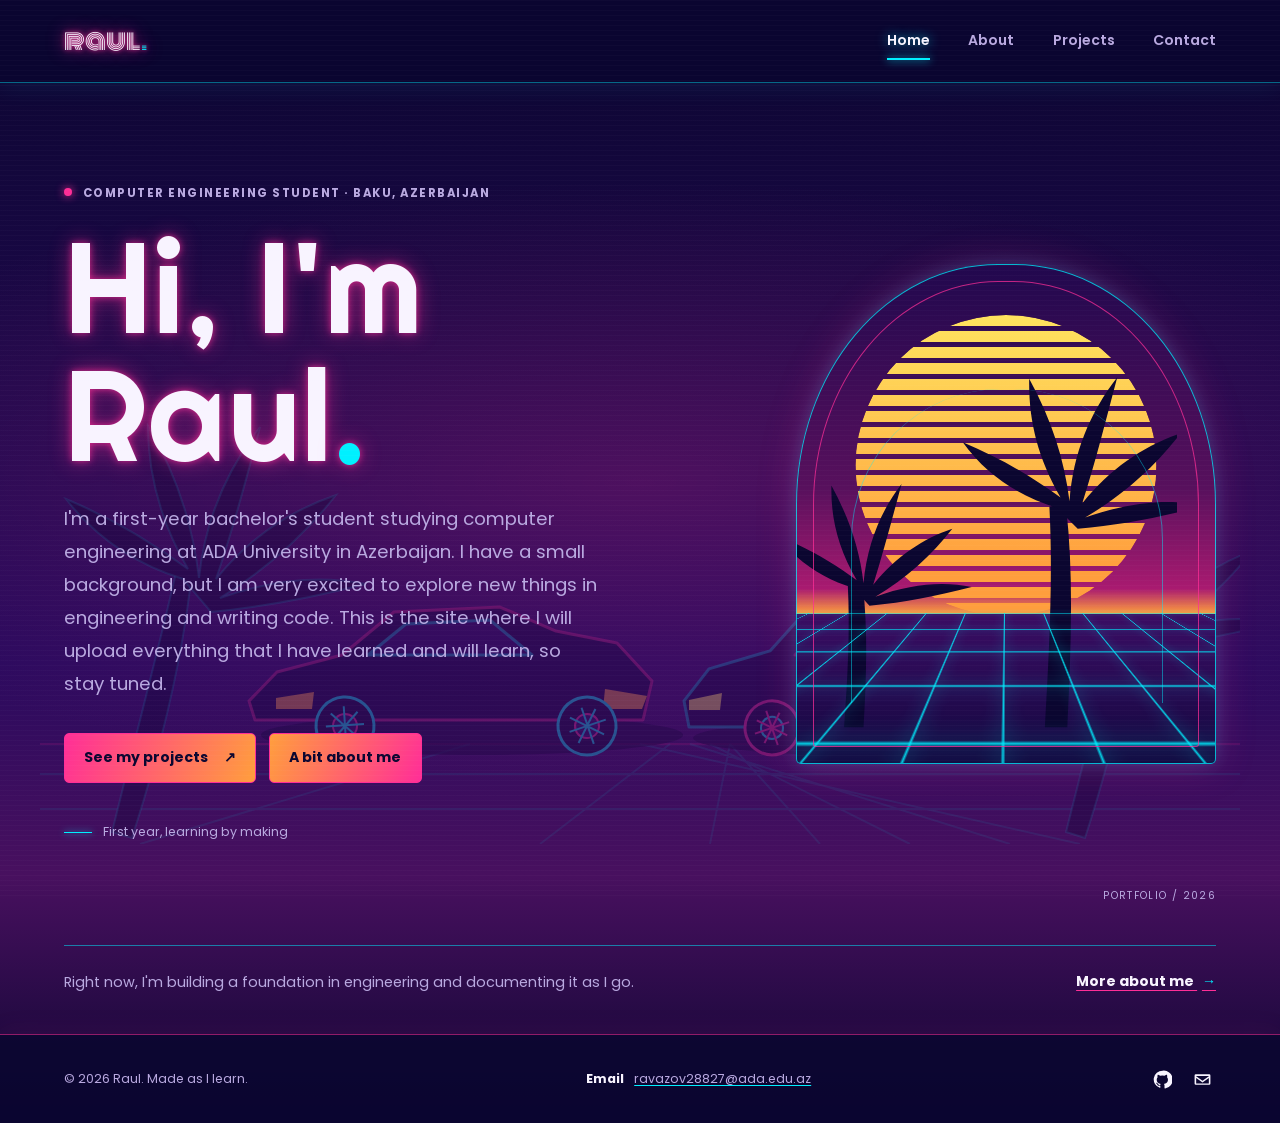
<file: index.html>
<!doctype html>
<html lang="en">
  <head>
    <meta charset="utf-8">
    <meta name="viewport" content="width=device-width, initial-scale=1">
    <meta name="description" content="Raul's portfolio as a computer engineering student at ADA University.">
    <title>Raul | Computer Engineering Student</title>
    <link rel="icon" href="assets/images/retro-favicon.svg" type="image/svg+xml">
    <link rel="preconnect" href="https://fonts.googleapis.com">
    <link rel="preconnect" href="https://fonts.gstatic.com" crossorigin>
    <link href="https://fonts.googleapis.com/css2?family=Monoton&family=Poppins:wght@400;500;600;700&family=Righteous&display=swap" rel="stylesheet">
    <link rel="stylesheet" href="assets/css/base.css">
    <link rel="stylesheet" href="assets/css/layout.css">
    <link rel="stylesheet" href="assets/css/components.css">
    <link rel="stylesheet" href="assets/css/pages.css">
    <script src="assets/js/nav.js" defer></script>
    <script src="assets/js/main.js" defer></script>
  </head>
  <body>
    <a class="skip-link" href="#main">Skip to content</a>
    <header class="site-header">
      <div class="header-inner">
        <a class="wordmark" href="index.html" aria-label="Raul, home">raul<span>.</span></a>
        <button class="menu-toggle" type="button" aria-expanded="false" aria-controls="primary-navigation">
          <span class="menu-toggle-label">Menu</span>
          <span class="menu-toggle-icon" aria-hidden="true"><span></span><span></span></span>
        </button>
        <nav class="primary-navigation" id="primary-navigation" aria-label="Main navigation">
          <a href="index.html" aria-current="page">Home</a>
          <a href="pages/about.html">About</a>
          <a href="pages/projects.html">Projects</a>
          <a href="pages/contact.html">Contact</a>
        </nav>
      </div>
    </header>

    <main id="main">
      <section class="home-hero page-shell" aria-labelledby="intro-title">
        <div class="hero-copy">
          <p class="eyebrow"><span class="status-dot" aria-hidden="true"></span> Computer engineering student · Baku, Azerbaijan</p>
          <h1 id="intro-title">Hi, I'm Raul<span class="accent-mark">.</span></h1>
          <p class="hero-intro">I'm a first-year bachelor's student studying computer engineering at ADA University in Azerbaijan. I have a small background, but I am very excited to explore new things in engineering and writing code. This is the site where I will upload everything that I have learned and will learn, so stay tuned.</p>
          <div class="button-row">
            <a class="button button-primary" href="pages/projects.html">See my projects <span aria-hidden="true">↗</span></a>
            <a class="button button-secondary" href="pages/about.html">A bit about me</a>
          </div>
          <p class="hero-note"><span class="note-rule" aria-hidden="true"></span> First year, learning by making</p>
        </div>
        <div class="retro-scene" aria-hidden="true">
          <span class="retro-sun"></span>
          <img class="palm-silhouette" src="assets/images/decorative/palm-silhouette.svg" alt="">
          <span class="retro-grid"></span>
        </div>
        <span class="hero-index" aria-hidden="true">PORTFOLIO / 2026</span>
      </section>
      <section class="home-lower page-shell" aria-label="Explore the site">
        <p>Right now, I'm building a foundation in engineering and documenting it as I go.</p>
        <a class="text-link" href="pages/about.html">More about me <span aria-hidden="true">→</span></a>
      </section>
    </main>

    <footer class="site-footer">
      <div class="footer-inner">
        <p class="footer-copy">© <span data-current-year>2026</span> Raul. Made as I learn.</p>
        <p class="footer-email"><span>Email</span> <a href="mailto:ravazov28827@ada.edu.az">ravazov28827@ada.edu.az</a></p>
        <div class="social-links" aria-label="Social links">
          <a href="https://github.com/raul091r/raul091r.github.io" aria-label="Raul's GitHub repository">
            <svg viewBox="0 0 24 24" aria-hidden="true"><path d="M12 .9a11.1 11.1 0 0 0-3.51 21.63c.56.1.76-.24.76-.54v-2.1c-3.1.68-3.76-1.32-3.76-1.32-.5-1.29-1.24-1.63-1.24-1.63-1.02-.7.08-.69.08-.69 1.12.08 1.71 1.15 1.71 1.15 1 .1.75 2.2 3.04 1.7.1-.73.4-1.23.7-1.51-2.47-.28-5.06-1.23-5.06-5.5 0-1.22.44-2.22 1.15-3-.12-.29-.5-1.43.1-2.98 0 0 .94-.3 3.05 1.15a10.6 10.6 0 0 1 5.55 0c2.11-1.44 3.04-1.15 3.04-1.15.61 1.55.23 2.69.12 2.98.71.78 1.14 1.78 1.14 3.01 0 4.28-2.6 5.21-5.08 5.49.4.34.75 1.02.75 2.06v3.05c0 .3.2.65.77.54A11.1 11.1 0 0 0 12 .9Z"/></svg>
          </a>
          <a href="mailto:ravazov28827@ada.edu.az" aria-label="Email Raul">
            <svg viewBox="0 0 24 24" aria-hidden="true"><path d="M3.5 5.5h17a1.5 1.5 0 0 1 1.5 1.5v10a1.5 1.5 0 0 1-1.5 1.5h-17A1.5 1.5 0 0 1 2 17V7a1.5 1.5 0 0 1 1.5-1.5Zm.1 2.1 8.4 6 8.4-6H3.6Zm16.4 9.4v-7l-8 5.7-8-5.7v7h16Z"/></svg>
          </a>
        </div>
      </div>
    </footer>
  </body>
</html>
</file>
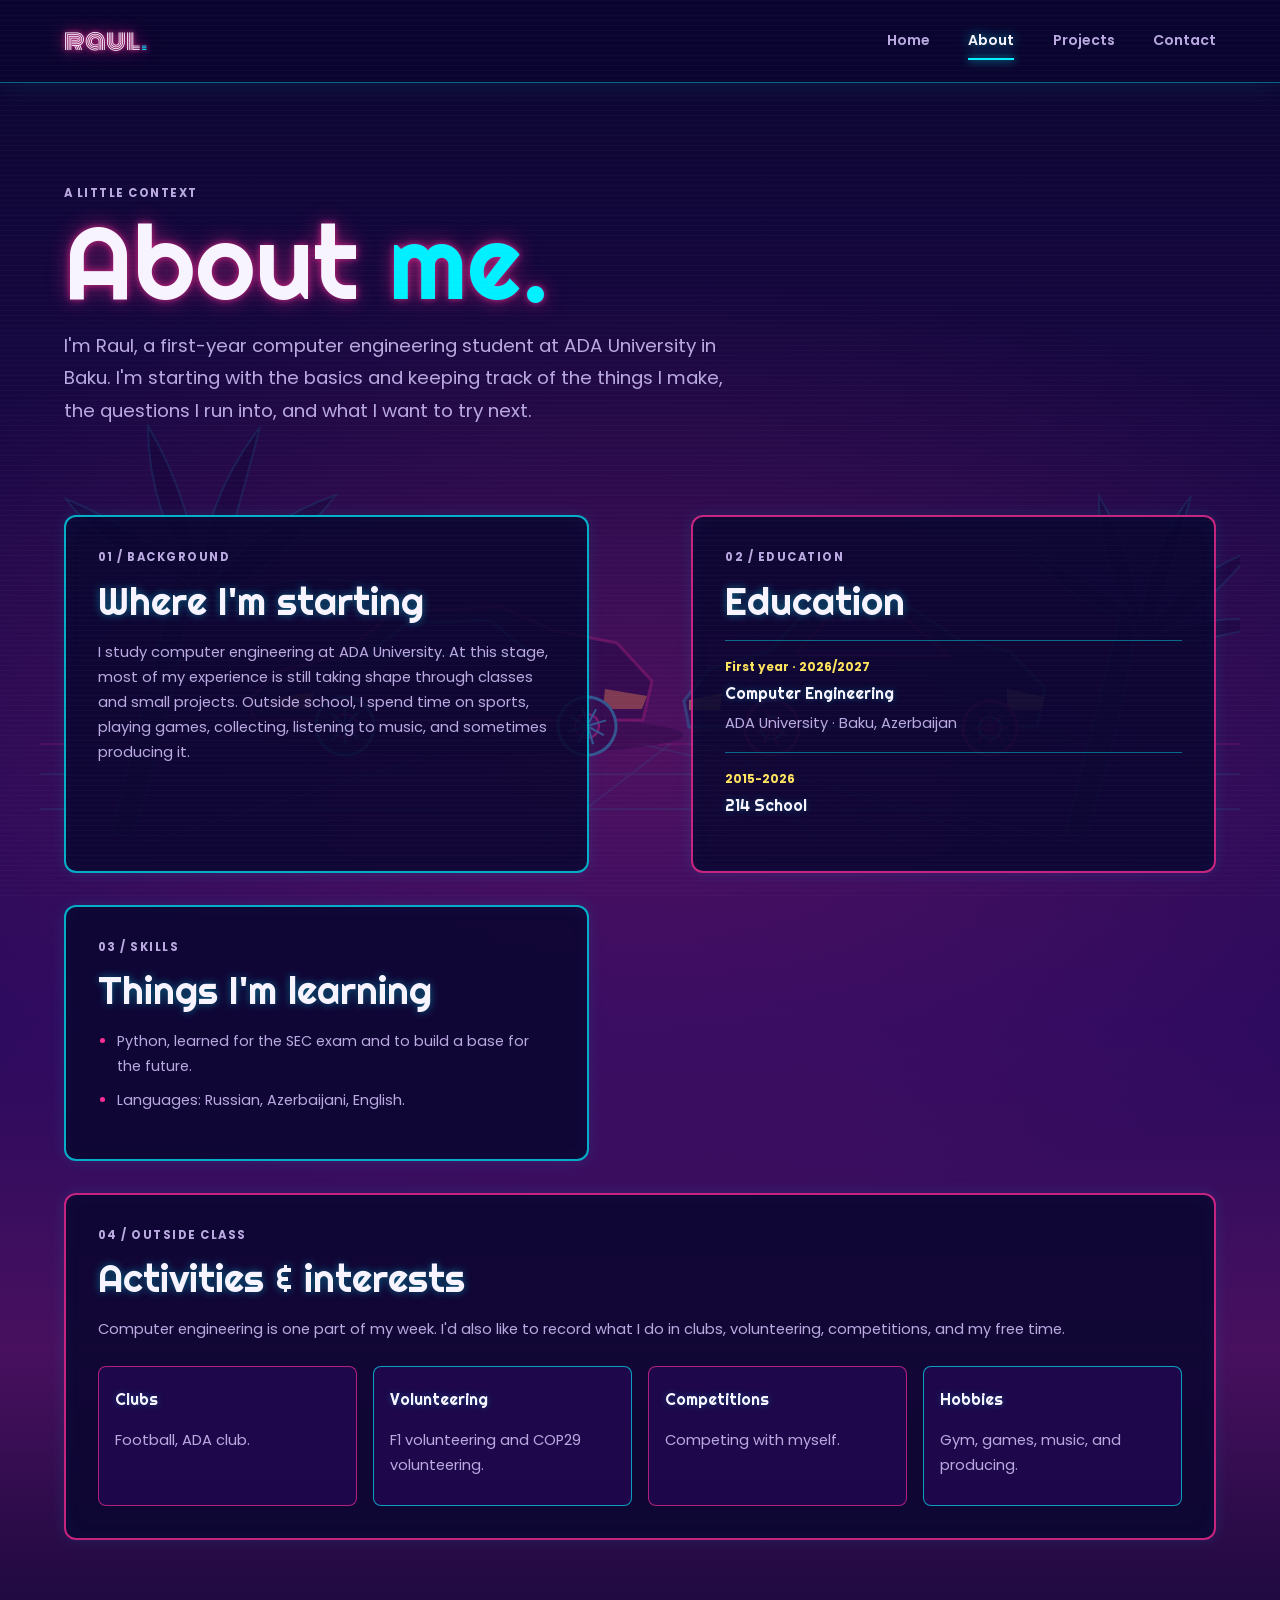
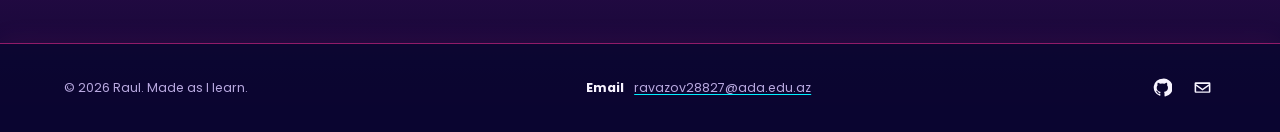
<file: pages/about.html>
<!doctype html>
<html lang="en">
  <head>
    <meta charset="utf-8">
    <meta name="viewport" content="width=device-width, initial-scale=1">
    <meta name="description" content="Raul's background, education, skills, and activities.">
    <title>About | Raul</title>
    <link rel="icon" href="../assets/images/retro-favicon.svg" type="image/svg+xml">
    <link rel="preconnect" href="https://fonts.googleapis.com">
    <link rel="preconnect" href="https://fonts.gstatic.com" crossorigin>
    <link href="https://fonts.googleapis.com/css2?family=Monoton&family=Poppins:wght@400;500;600;700&family=Righteous&display=swap" rel="stylesheet">
    <link rel="stylesheet" href="../assets/css/base.css">
    <link rel="stylesheet" href="../assets/css/layout.css">
    <link rel="stylesheet" href="../assets/css/components.css">
    <link rel="stylesheet" href="../assets/css/pages.css">
    <script src="../assets/js/nav.js" defer></script>
    <script src="../assets/js/main.js" defer></script>
  </head>
  <body>
    <a class="skip-link" href="#main">Skip to content</a>
    <header class="site-header">
      <div class="header-inner">
        <a class="wordmark" href="../index.html" aria-label="Raul, home">raul<span>.</span></a>
        <button class="menu-toggle" type="button" aria-expanded="false" aria-controls="primary-navigation">
          <span class="menu-toggle-label">Menu</span>
          <span class="menu-toggle-icon" aria-hidden="true"><span></span><span></span></span>
        </button>
        <nav class="primary-navigation" id="primary-navigation" aria-label="Main navigation">
          <a href="../index.html">Home</a>
          <a href="about.html" aria-current="page">About</a>
          <a href="projects.html">Projects</a>
          <a href="contact.html">Contact</a>
        </nav>
      </div>
    </header>

    <main id="main" class="page-shell inner-page">
      <header class="page-heading">
        <p class="eyebrow">A little context</p>
        <h1>About <span class="accent-mark">me.</span></h1>
        <p class="page-lede">I'm Raul, a first-year computer engineering student at ADA University in Baku. I'm starting with the basics and keeping track of the things I make, the questions I run into, and what I want to try next.</p>
      </header>

      <div class="about-grid">
        <section class="about-section about-background" aria-labelledby="background-title">
          <p class="section-number">01 / BACKGROUND</p>
          <h2 id="background-title">Where I'm starting</h2>
          <p>I study computer engineering at ADA University. At this stage, most of my experience is still taking shape through classes and small projects. Outside school, I spend time on sports, playing games, collecting, listening to music, and sometimes producing it.</p>
        </section>

        <section class="about-section" aria-labelledby="education-title">
          <p class="section-number">02 / EDUCATION</p>
          <h2 id="education-title">Education</h2>
          <article class="timeline-entry">
            <p class="entry-date">First year · 2026/2027</p>
            <h3>Computer Engineering</h3>
            <p>ADA University · Baku, Azerbaijan</p>
          </article>
          <article class="timeline-entry">
            <p class="entry-date">2015-2026</p>
            <h3>214 School</h3>
          </article>
        </section>

        <section class="about-section" aria-labelledby="skills-title">
          <p class="section-number">03 / SKILLS</p>
          <h2 id="skills-title">Things I'm learning</h2>
          <ul class="placeholder-list">
            <li>Python, learned for the SEC exam and to build a base for the future.</li>
            <li>Languages: Russian, Azerbaijani, English.</li>
          </ul>
        </section>

        <section class="about-section about-activities" aria-labelledby="activities-title">
          <p class="section-number">04 / OUTSIDE CLASS</p>
          <h2 id="activities-title">Activities &amp; interests</h2>
          <p>Computer engineering is one part of my week. I'd also like to record what I do in clubs, volunteering, competitions, and my free time.</p>
          <div class="activity-grid">
            <article><h3>Clubs</h3><p>Football, ADA club.</p></article>
            <article><h3>Volunteering</h3><p>F1 volunteering and COP29 volunteering.</p></article>
            <article><h3>Competitions</h3><p>Competing with myself.</p></article>
            <article><h3>Hobbies</h3><p>Gym, games, music, and producing.</p></article>
          </div>
        </section>
      </div>
    </main>

    <footer class="site-footer">
      <div class="footer-inner">
        <p class="footer-copy">© <span data-current-year>2026</span> Raul. Made as I learn.</p>
        <p class="footer-email"><span>Email</span> <a href="mailto:ravazov28827@ada.edu.az">ravazov28827@ada.edu.az</a></p>
        <div class="social-links" aria-label="Social links">
          <a href="https://github.com/raul091r/raul091r.github.io" aria-label="Raul's GitHub repository">
            <svg viewBox="0 0 24 24" aria-hidden="true"><path d="M12 .9a11.1 11.1 0 0 0-3.51 21.63c.56.1.76-.24.76-.54v-2.1c-3.1.68-3.76-1.32-3.76-1.32-.5-1.29-1.24-1.63-1.24-1.63-1.02-.7.08-.69.08-.69 1.12.08 1.71 1.15 1.71 1.15 1 .1.75 2.2 3.04 1.7.1-.73.4-1.23.7-1.51-2.47-.28-5.06-1.23-5.06-5.5 0-1.22.44-2.22 1.15-3-.12-.29-.5-1.43.1-2.98 0 0 .94-.3 3.05 1.15a10.6 10.6 0 0 1 5.55 0c2.11-1.44 3.04-1.15 3.04-1.15.61 1.55.23 2.69.12 2.98.71.78 1.14 1.78 1.14 3.01 0 4.28-2.6 5.21-5.08 5.49.4.34.75 1.02.75 2.06v3.05c0 .3.2.65.77.54A11.1 11.1 0 0 0 12 .9Z"/></svg>
          </a>
          <a href="mailto:ravazov28827@ada.edu.az" aria-label="Email Raul">
            <svg viewBox="0 0 24 24" aria-hidden="true"><path d="M3.5 5.5h17a1.5 1.5 0 0 1 1.5 1.5v10a1.5 1.5 0 0 1-1.5 1.5h-17A1.5 1.5 0 0 1 2 17V7a1.5 1.5 0 0 1 1.5-1.5Zm.1 2.1 8.4 6 8.4-6H3.6Zm16.4 9.4v-7l-8 5.7-8-5.7v7h16Z"/></svg>
          </a>
        </div>
      </div>
    </footer>
  </body>
</html>
</file>
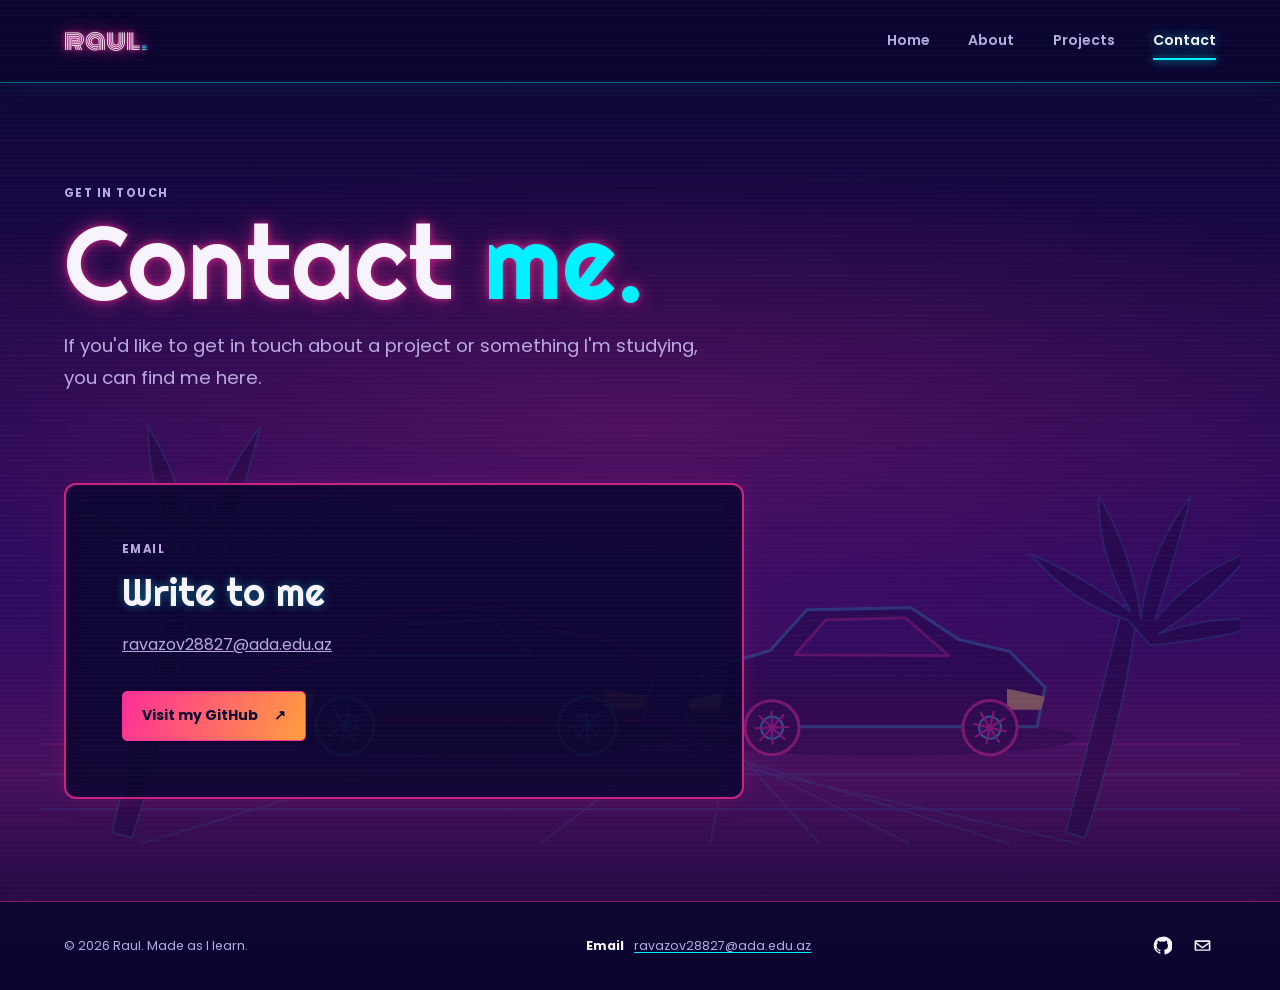
<file: pages/contact.html>
<!doctype html>
<html lang="en">
  <head>
    <meta charset="utf-8">
    <meta name="viewport" content="width=device-width, initial-scale=1">
    <meta name="description" content="Contact Raul, a computer engineering student at ADA University.">
    <title>Contact | Raul</title>
    <link rel="icon" href="../assets/images/retro-favicon.svg" type="image/svg+xml">
    <link rel="preconnect" href="https://fonts.googleapis.com">
    <link rel="preconnect" href="https://fonts.gstatic.com" crossorigin>
    <link href="https://fonts.googleapis.com/css2?family=Monoton&family=Poppins:wght@400;500;600;700&family=Righteous&display=swap" rel="stylesheet">
    <link rel="stylesheet" href="../assets/css/base.css">
    <link rel="stylesheet" href="../assets/css/layout.css">
    <link rel="stylesheet" href="../assets/css/components.css">
    <link rel="stylesheet" href="../assets/css/pages.css">
    <script src="../assets/js/nav.js" defer></script>
    <script src="../assets/js/main.js" defer></script>
  </head>
  <body>
    <a class="skip-link" href="#main">Skip to content</a>
    <header class="site-header">
      <div class="header-inner">
        <a class="wordmark" href="../index.html" aria-label="Raul, home">raul<span>.</span></a>
        <button class="menu-toggle" type="button" aria-expanded="false" aria-controls="primary-navigation">
          <span class="menu-toggle-label">Menu</span>
          <span class="menu-toggle-icon" aria-hidden="true"><span></span><span></span></span>
        </button>
        <nav class="primary-navigation" id="primary-navigation" aria-label="Main navigation">
          <a href="../index.html">Home</a>
          <a href="about.html">About</a>
          <a href="projects.html">Projects</a>
          <a href="contact.html" aria-current="page">Contact</a>
        </nav>
      </div>
    </header>

    <main id="main" class="page-shell inner-page contact-page">
      <header class="page-heading">
        <p class="eyebrow">Get in touch</p>
        <h1>Contact <span class="accent-mark">me.</span></h1>
        <p class="page-lede">If you'd like to get in touch about a project or something I'm studying, you can find me here.</p>
      </header>
      <section class="contact-panel" aria-labelledby="email">
        <p class="section-number">EMAIL</p>
        <h2 id="email">Write to me</h2>
        <p><a href="mailto:ravazov28827@ada.edu.az">ravazov28827@ada.edu.az</a></p>
        <a class="button button-primary" href="https://github.com/raul091r/raul091r.github.io">
          Visit my GitHub <span aria-hidden="true">↗</span>
        </a>
      </section>
    </main>

    <footer class="site-footer">
      <div class="footer-inner">
        <p class="footer-copy">© <span data-current-year>2026</span> Raul. Made as I learn.</p>
        <p class="footer-email"><span>Email</span> <a href="mailto:ravazov28827@ada.edu.az">ravazov28827@ada.edu.az</a></p>
        <div class="social-links" aria-label="Social links">
          <a href="https://github.com/raul091r/raul091r.github.io" aria-label="Raul's GitHub repository">
            <svg viewBox="0 0 24 24" aria-hidden="true"><path d="M12 .9a11.1 11.1 0 0 0-3.51 21.63c.56.1.76-.24.76-.54v-2.1c-3.1.68-3.76-1.32-3.76-1.32-.5-1.29-1.24-1.63-1.24-1.63-1.02-.7.08-.69.08-.69 1.12.08 1.71 1.15 1.71 1.15 1 .1.75 2.2 3.04 1.7.1-.73.4-1.23.7-1.51-2.47-.28-5.06-1.23-5.06-5.5 0-1.22.44-2.22 1.15-3-.12-.29-.5-1.43.1-2.98 0 0 .94-.3 3.05 1.15a10.6 10.6 0 0 1 5.55 0c2.11-1.44 3.04-1.15 3.04-1.15.61 1.55.23 2.69.12 2.98.71.78 1.14 1.78 1.14 3.01 0 4.28-2.6 5.21-5.08 5.49.4.34.75 1.02.75 2.06v3.05c0 .3.2.65.77.54A11.1 11.1 0 0 0 12 .9Z"/></svg>
          </a>
          <a href="mailto:ravazov28827@ada.edu.az" aria-label="Email Raul">
            <svg viewBox="0 0 24 24" aria-hidden="true"><path d="M3.5 5.5h17a1.5 1.5 0 0 1 1.5 1.5v10a1.5 1.5 0 0 1-1.5 1.5h-17A1.5 1.5 0 0 1 2 17V7a1.5 1.5 0 0 1 1.5-1.5Zm.1 2.1 8.4 6 8.4-6H3.6Zm16.4 9.4v-7l-8 5.7-8-5.7v7h16Z"/></svg>
          </a>
        </div>
      </div>
    </footer>
  </body>
</html>
</file>
<file: assets/css/base.css>
:root {
  color-scheme: dark;
  --bg-deep: #0B0630;
  --bg-mid: #2A0A5E;
  --neon-pink: #FF2E97;
  --neon-cyan: #00F0FF;
  --sunset-orange: #FF9E3D;
  --sun-yellow: #FFE45E;
  --text-main: #F8F4FF;
  --text-muted: #B9A9E0;
  --panel-bg: rgb(11 6 48 / 88%);
  --panel-line: rgb(0 240 255 / 72%);
  --font-logo: "Monoton", "Bungee Shade", fantasy;
  --font-heading: "Righteous", "Audiowide", sans-serif;
  --font-body: "Poppins", "Inter", sans-serif;
  --page-width: 1160px;
  --space-page: clamp(1.25rem, 5vw, 5rem);
}

* {
  box-sizing: border-box;
}

html {
  scroll-behavior: smooth;
}

body {
  position: relative;
  min-width: 320px;
  min-height: 100vh;
  margin: 0;
  isolation: isolate;
  display: flex;
  flex-direction: column;
  background:
    radial-gradient(ellipse 74% 27% at 50% 43%, rgb(255 46 151 / 20%), transparent 100%),
    linear-gradient(180deg, var(--bg-deep) 0%, var(--bg-mid) 59%, #48105f 78%, var(--bg-deep) 100%);
  color: var(--text-main);
  font-family: var(--font-body);
  font-size: 1rem;
  line-height: 1.7;
}

body::before {
  position: fixed;
  z-index: -1;
  inset: 0;
  background-image: url("../images/decorative/night-drive-silhouettes.svg");
  background-position: center bottom 3.5rem;
  background-repeat: no-repeat;
  background-size: min(100vw, 1200px) auto;
  content: "";
  opacity: 0.3;
  pointer-events: none;
}

body::after {
  position: fixed;
  z-index: 10;
  inset: 0;
  animation: scanline-drift 18s linear infinite;
  background: repeating-linear-gradient(
    to bottom,
    rgb(248 244 255 / 2.5%) 0,
    rgb(248 244 255 / 2.5%) 1px,
    transparent 1px,
    transparent 5px
  );
  content: "";
  pointer-events: none;
}

img,
svg {
  display: block;
}

img {
  max-width: 100%;
}

a {
  color: inherit;
}

button {
  color: inherit;
  font: inherit;
}

::selection {
  background: var(--neon-cyan);
  color: var(--bg-deep);
}

:focus-visible {
  outline: 3px solid var(--sun-yellow);
  outline-offset: 4px;
}

@media (prefers-reduced-motion: reduce) {
  *,
  *::before,
  *::after {
    scroll-behavior: auto !important;
    animation: none !important;
    transition: none !important;
  }
}

@keyframes scanline-drift {
  from {
    background-position: 0 0;
  }

  to {
    background-position: 0 100vh;
  }
}
</file>
<file: assets/css/layout.css>
.page-shell {
  width: min(var(--page-width), calc(100% - var(--space-page) * 2));
  margin-inline: auto;
}

.site-header {
  position: relative;
  z-index: 5;
  border-bottom: 1px solid rgb(0 240 255 / 42%);
  background: rgb(11 6 48 / 88%);
  box-shadow: 0 3px 24px rgb(0 240 255 / 8%);
}

.header-inner,
.footer-inner {
  width: min(var(--page-width), calc(100% - var(--space-page) * 2));
  margin-inline: auto;
  display: flex;
  align-items: center;
  justify-content: space-between;
}

.header-inner {
  min-height: 82px;
  gap: 2rem;
}

.site-footer {
  position: relative;
  z-index: 1;
  margin-top: auto;
  border-top: 1px solid rgb(255 46 151 / 55%);
  background: rgb(11 6 48 / 88%);
  box-shadow: 0 -3px 24px rgb(255 46 151 / 8%);
}

.footer-inner {
  min-height: 88px;
  gap: 1.5rem;
  padding-block: 1rem;
}

.inner-page {
  position: relative;
  z-index: 1;
  padding-block: clamp(4rem, 8vw, 7.5rem);
}

@media (max-width: 700px) {
  .header-inner {
    min-height: 72px;
  }

  .footer-inner {
    align-items: flex-start;
    flex-wrap: wrap;
    gap: 0.5rem 1rem;
    padding-block: 1.4rem;
  }
}
</file>
<file: assets/css/components.css>
.skip-link {
  position: absolute;
  z-index: 20;
  top: 0.75rem;
  left: 0.75rem;
  padding: 0.65rem 1rem;
  transform: translateY(-160%);
  border: 1px solid var(--neon-cyan);
  border-radius: 4px;
  background: var(--bg-deep);
  color: var(--text-main);
}

.skip-link:focus {
  transform: translateY(0);
}

.wordmark {
  color: var(--text-main);
  font-family: var(--font-logo);
  font-size: 1.55rem;
  font-weight: 400;
  line-height: 1.2;
  text-decoration: none;
  text-shadow: 0 0 5px var(--neon-pink), 0 0 17px rgb(255 46 151 / 78%);
  animation: logo-flicker 5.5s infinite;
}

.wordmark span,
.accent-mark {
  color: var(--neon-cyan);
}

.primary-navigation {
  display: flex;
  align-items: center;
  gap: clamp(1.25rem, 3vw, 2.5rem);
}

.primary-navigation a {
  position: relative;
  padding-block: 0.45rem;
  color: var(--text-muted);
  font-size: 0.88rem;
  font-weight: 600;
  text-decoration: none;
  transition: color 160ms ease;
}

.primary-navigation a::after {
  position: absolute;
  right: 0;
  bottom: 0;
  left: 0;
  height: 2px;
  transform: scaleX(0);
  transform-origin: left;
  background: var(--neon-cyan);
  box-shadow: 0 0 9px var(--neon-cyan);
  content: "";
  transition: transform 160ms ease;
}

.primary-navigation a:hover,
.primary-navigation a[aria-current="page"] {
  color: var(--text-main);
}

.primary-navigation a[aria-current="page"] {
  text-shadow: 0 0 12px rgb(0 240 255 / 65%);
}

.primary-navigation a:hover::after,
.primary-navigation a[aria-current="page"]::after {
  transform: scaleX(1);
}

.menu-toggle {
  display: none;
  align-items: center;
  gap: 0.8rem;
  padding: 0.55rem;
  border: 1px solid rgb(0 240 255 / 65%);
  border-radius: 4px;
  background: var(--bg-deep);
  color: var(--text-main);
  cursor: pointer;
  font-size: 0.85rem;
  font-weight: 600;
}

.menu-toggle-icon {
  display: grid;
  gap: 5px;
}

.menu-toggle-icon span {
  width: 21px;
  height: 2px;
  background: var(--neon-cyan);
  box-shadow: 0 0 6px rgb(0 240 255 / 75%);
  transition: transform 160ms ease;
}

.menu-toggle[aria-expanded="true"] .menu-toggle-icon span:first-child {
  transform: translateY(3.5px) rotate(45deg);
}

.menu-toggle[aria-expanded="true"] .menu-toggle-icon span:last-child {
  transform: translateY(-3.5px) rotate(-45deg);
}

.button-row {
  display: flex;
  flex-wrap: wrap;
  gap: 0.8rem;
}

.button {
  min-height: 50px;
  display: inline-flex;
  align-items: center;
  justify-content: center;
  gap: 1rem;
  padding: 0.7rem 1.2rem;
  border: 1px solid var(--neon-pink);
  border-radius: 5px;
  background: linear-gradient(110deg, var(--neon-pink), var(--sunset-orange));
  color: var(--bg-deep);
  font-size: 0.88rem;
  font-weight: 700;
  text-decoration: none;
  transition: box-shadow 160ms ease, outline-color 160ms ease, transform 160ms ease;
}

.button:hover {
  outline: 2px solid var(--neon-cyan);
  outline-offset: 3px;
  box-shadow: 0 0 16px rgb(0 240 255 / 40%);
  transform: translateY(-2px);
}

.button-secondary {
  background: linear-gradient(110deg, var(--sunset-orange), var(--neon-pink));
}

.eyebrow,
.section-number {
  margin: 0;
  color: var(--text-muted);
  font-size: 0.72rem;
  font-weight: 700;
  letter-spacing: 0.13em;
  line-height: 1.5;
  text-transform: uppercase;
}

.status-dot {
  width: 8px;
  height: 8px;
  display: inline-block;
  margin-right: 0.45rem;
  border-radius: 50%;
  background: var(--neon-pink);
  box-shadow: 0 0 9px var(--neon-pink);
  vertical-align: 1px;
}

.note-rule {
  width: 28px;
  height: 1px;
  display: inline-block;
  margin-right: 0.5rem;
  background: var(--neon-cyan);
  box-shadow: 0 0 7px var(--neon-cyan);
  vertical-align: middle;
}

.text-link {
  font-size: 0.88rem;
  font-weight: 700;
  text-decoration-color: var(--neon-pink);
  text-underline-offset: 0.3em;
}

.text-link span {
  margin-left: 0.3rem;
  color: var(--neon-cyan);
}

.footer-copy,
.footer-email {
  margin: 0;
  color: var(--text-muted);
  font-size: 0.78rem;
}

.footer-email span {
  margin-right: 0.45rem;
  color: var(--text-main);
  font-weight: 700;
}

.footer-email a {
  text-decoration-color: var(--neon-cyan);
  text-underline-offset: 0.2em;
}

.social-links {
  display: flex;
  align-items: center;
  gap: 0.8rem;
}

.social-links a {
  padding: 0.25rem;
  color: var(--text-main);
  transition: color 160ms ease, filter 160ms ease;
}

.social-links a:hover {
  color: var(--neon-cyan);
  filter: drop-shadow(0 0 5px var(--neon-cyan));
}

.social-links svg {
  width: 19px;
  height: 19px;
  fill: currentColor;
}

.page-heading {
  max-width: 760px;
  margin-bottom: clamp(3rem, 7vw, 5.5rem);
}

.page-heading h1,
.hero-copy h1 {
  margin: 0.55rem 0 1rem;
  color: var(--text-main);
  font-family: var(--font-heading);
  font-size: clamp(3.4rem, 8vw, 6.7rem);
  font-weight: 400;
  letter-spacing: 0.01em;
  line-height: 1;
  text-shadow: 0 0 7px rgb(255 46 151 / 72%), 0 0 22px rgb(255 46 151 / 48%);
}

.page-lede {
  max-width: 660px;
  margin: 0;
  color: var(--text-muted);
  font-size: clamp(1rem, 2vw, 1.16rem);
  line-height: 1.75;
}

@keyframes logo-flicker {
  0%, 18%, 20%, 55%, 57%, 100% {
    opacity: 1;
  }

  19%, 56% {
    opacity: 0.82;
  }
}

@media (max-width: 700px) {
  .menu-toggle {
    display: inline-flex;
  }

  .primary-navigation {
    position: absolute;
    top: calc(100% + 1px);
    right: 0;
    left: 0;
    display: none;
    align-items: stretch;
    gap: 0;
    padding: 0.5rem var(--space-page) 1rem;
    border-bottom: 1px solid rgb(0 240 255 / 55%);
    background: var(--bg-deep);
    box-shadow: 0 12px 22px rgb(11 6 48 / 75%);
  }

  .primary-navigation.is-open {
    display: flex;
    flex-direction: column;
  }

  .primary-navigation a {
    padding-block: 0.75rem;
  }

  .primary-navigation a::after {
    right: auto;
    width: 2rem;
  }

  .page-heading h1 {
    font-size: clamp(3.25rem, 15vw, 5rem);
  }
}

@media (max-width: 420px) {
  .footer-copy {
    width: calc(100% - 3rem);
  }

  .social-links {
    margin-left: auto;
  }

  .button-row .button {
    flex: 1 1 100%;
  }
}
</file>
<file: assets/css/pages.css>
main {
  flex: 1;
}

.home-hero {
  position: relative;
  z-index: 1;
  min-height: min(760px, calc(100vh - 170px));
  display: grid;
  grid-template-columns: minmax(0, 1.1fr) minmax(270px, 0.75fr);
  align-items: center;
  gap: clamp(3rem, 8vw, 8rem);
  padding-block: clamp(4rem, 8vw, 7rem);
}

.hero-copy {
  position: relative;
  z-index: 1;
  max-width: 620px;
}

.hero-copy h1 {
  margin-top: 1.2rem;
  font-size: clamp(4.5rem, 10vw, 8.8rem);
}

.hero-intro {
  max-width: 540px;
  margin: 1.5rem 0 2rem;
  color: var(--text-muted);
  font-size: clamp(1rem, 1.6vw, 1.15rem);
  line-height: 1.8;
}

.hero-note {
  margin: 2.4rem 0 0;
  color: var(--text-muted);
  font-size: 0.78rem;
}

.retro-scene {
  position: relative;
  width: 100%;
  max-width: 420px;
  aspect-ratio: 0.84;
  justify-self: end;
  overflow: hidden;
  border: 1px solid rgb(0 240 255 / 75%);
  border-radius: 48% 48% 5px 5px;
  background: linear-gradient(
    180deg,
    #21084e 0%,
    #58105d 45%,
    #a91a70 65%,
    var(--sunset-orange) 70%,
    #3b0d64 70%,
    #13083f 100%
  );
  box-shadow: 0 0 18px rgb(0 240 255 / 18%), 0 0 38px rgb(255 46 151 / 25%);
}

.retro-scene::before {
  position: absolute;
  z-index: 4;
  inset: 16px;
  border: 1px solid rgb(255 46 151 / 72%);
  border-radius: 48% 48% 3px 3px;
  content: "";
  pointer-events: none;
}

.retro-scene::after {
  position: absolute;
  z-index: 4;
  top: 25%;
  bottom: 12%;
  left: 13%;
  width: 74%;
  border-right: 1px solid rgb(0 240 255 / 45%);
  border-left: 1px solid rgb(0 240 255 / 45%);
  border-radius: 48% 48% 0 0;
  content: "";
  pointer-events: none;
}

.retro-sun {
  position: absolute;
  z-index: 1;
  top: 10%;
  left: 50%;
  width: 72%;
  aspect-ratio: 1;
  transform: translateX(-50%);
  border-radius: 50%;
  background: linear-gradient(180deg, var(--sun-yellow), var(--sunset-orange) 85%);
  -webkit-mask-image: repeating-linear-gradient(to bottom, #000 0 11px, transparent 11px 16px);
  mask-image: repeating-linear-gradient(to bottom, #000 0 11px, transparent 11px 16px);
  filter: drop-shadow(0 0 14px rgb(255 158 61 / 45%));
}

.palm-silhouette {
  position: absolute;
  z-index: 2;
  bottom: 7%;
  left: -9%;
  width: 118%;
  height: 78%;
  object-fit: contain;
  object-position: center bottom;
}

.retro-grid {
  position: absolute;
  z-index: 3;
  right: -25%;
  bottom: -16%;
  left: -25%;
  height: 46%;
  transform: perspective(145px) rotateX(57deg);
  transform-origin: top center;
  background-image:
    linear-gradient(to bottom, rgb(0 240 255 / 83%) 1px, transparent 1px),
    linear-gradient(to right, rgb(0 240 255 / 83%) 1px, transparent 1px);
  background-size: 100% 25px, 39px 100%;
  filter: drop-shadow(0 0 4px rgb(0 240 255 / 68%));
}

.hero-index {
  position: absolute;
  right: 0;
  bottom: 2.5rem;
  color: var(--text-muted);
  font-size: 0.65rem;
  letter-spacing: 0.13em;
}

.home-lower {
  position: relative;
  z-index: 1;
  display: flex;
  align-items: center;
  justify-content: space-between;
  gap: 2rem;
  padding-block: 1.5rem 2.5rem;
  border-top: 1px solid rgb(0 240 255 / 50%);
}

.home-lower p {
  margin: 0;
  color: var(--text-muted);
  font-size: 0.9rem;
}

.about-grid {
  display: grid;
  grid-template-columns: repeat(2, minmax(0, 1fr));
  column-gap: clamp(2rem, 8vw, 8rem);
  row-gap: 2rem;
}

.about-section {
  padding: clamp(1.2rem, 3vw, 2rem);
  border: 2px solid var(--panel-line);
  border-radius: 12px;
  background: var(--panel-bg);
  box-shadow: 0 0 16px rgb(0 240 255 / 10%), inset 0 0 22px rgb(0 240 255 / 3%);
  transition: box-shadow 180ms ease, border-color 180ms ease, transform 180ms ease;
}

.about-section:nth-child(even) {
  border-color: rgb(255 46 151 / 76%);
}

.about-section:hover {
  border-color: var(--neon-pink);
  box-shadow: 0 0 22px rgb(255 46 151 / 22%), inset 0 0 24px rgb(255 46 151 / 5%);
  transform: translateY(-2px);
}

.about-section h2,
.contact-panel h2 {
  margin: 0.7rem 0 1rem;
  color: var(--text-main);
  font-family: var(--font-heading);
  font-size: clamp(1.8rem, 3vw, 2.5rem);
  font-weight: 400;
  line-height: 1.2;
  text-shadow: 0 0 8px rgb(0 240 255 / 40%);
}

.about-section > p:not(.section-number),
.timeline-entry > p:not(.entry-date),
.activity-grid p {
  color: var(--text-muted);
  font-size: 0.92rem;
}

.timeline-entry {
  padding-block: 1rem;
  border-top: 1px solid rgb(0 240 255 / 42%);
}

.timeline-entry h3,
.activity-grid h3 {
  margin: 0.2rem 0;
  color: var(--text-main);
  font-family: var(--font-heading);
  font-size: 1rem;
  font-weight: 400;
  text-shadow: 0 0 7px rgb(0 240 255 / 28%);
}

.timeline-entry p {
  margin: 0;
}

.entry-date,
.project-meta span:first-child {
  color: var(--sun-yellow);
  font-size: 0.75rem;
  font-weight: 650;
}

.placeholder-list {
  padding-left: 1.2rem;
  color: var(--text-muted);
  font-size: 0.9rem;
}

.placeholder-list li {
  margin-block: 0.6rem;
}

.placeholder-list li::marker {
  color: var(--neon-pink);
}

.about-activities {
  grid-column: 1 / -1;
}

.activity-grid {
  display: grid;
  grid-template-columns: repeat(4, minmax(0, 1fr));
  gap: 1rem;
  margin-top: 1.5rem;
}

.activity-grid article {
  min-height: 140px;
  padding: 1rem;
  border: 1px solid rgb(255 46 151 / 65%);
  border-radius: 8px;
  background: rgb(42 10 94 / 55%);
}

.activity-grid article:nth-child(even) {
  border-color: rgb(0 240 255 / 65%);
}

.activity-grid p {
  margin-bottom: 0;
}

.project-list {
  display: grid;
  gap: clamp(2rem, 5vw, 3.5rem);
}

.project-card {
  display: grid;
  grid-template-columns: minmax(130px, 0.5fr) minmax(220px, 0.8fr) minmax(300px, 1.3fr);
  align-items: start;
  gap: clamp(1.5rem, 4vw, 3rem);
  padding: clamp(1.2rem, 3vw, 2rem);
  border: 2px solid var(--panel-line);
  border-radius: 12px;
  background: var(--panel-bg);
  box-shadow: 0 0 18px rgb(0 240 255 / 12%), inset 0 0 24px rgb(0 240 255 / 3%);
  transition: box-shadow 180ms ease, border-color 180ms ease, transform 180ms ease;
}

.project-card:hover {
  transform: translateY(-3px);
  border-color: var(--neon-pink);
  box-shadow: 0 0 24px rgb(255 46 151 / 24%), inset 0 0 24px rgb(255 46 151 / 5%);
}

.project-meta {
  display: flex;
  flex-direction: column;
  gap: 0.4rem;
  color: var(--text-muted);
  font-size: 0.69rem;
  font-weight: 700;
  letter-spacing: 0.1em;
}

.project-content h2 {
  margin: -0.35rem 0 0.9rem;
  color: var(--text-main);
  font-family: var(--font-heading);
  font-size: clamp(1.9rem, 3vw, 2.6rem);
  font-weight: 400;
  line-height: 1.15;
  text-shadow: 0 0 8px rgb(255 46 151 / 52%);
}

.project-content p {
  margin-block: 0 1rem;
  color: var(--text-muted);
  font-size: 0.88rem;
}

.project-content .project-detail {
  padding-top: 0.8rem;
  border-top: 1px solid rgb(0 240 255 / 38%);
  font-size: 0.78rem;
}

.project-detail strong {
  color: var(--text-main);
}

.project-gallery {
  display: grid;
  grid-template-columns: repeat(2, minmax(0, 1fr));
  gap: 0.65rem;
}

.gallery-image {
  min-width: 0;
  padding: 0;
  border: 1px solid rgb(0 240 255 / 65%);
  border-radius: 7px;
  overflow: hidden;
  background: var(--bg-deep);
  cursor: zoom-in;
  text-align: left;
  transition: border-color 160ms ease, box-shadow 160ms ease;
}

.gallery-image:hover {
  border-color: var(--neon-pink);
  box-shadow: 0 0 13px rgb(255 46 151 / 35%);
}

.gallery-image img {
  width: 100%;
  aspect-ratio: 1.45;
  object-fit: cover;
  background: var(--bg-mid);
  transition: filter 160ms ease;
}

.gallery-image:hover img {
  filter: brightness(1.08);
}

.gallery-image span {
  display: block;
  padding: 0.45rem 0.55rem;
  color: var(--text-muted);
  font-size: 0.68rem;
}

.image-dialog {
  width: min(900px, calc(100% - 2rem));
  max-width: none;
  max-height: 90vh;
  padding: 1rem;
  border: 2px solid var(--neon-cyan);
  border-radius: 10px;
  background: var(--bg-deep);
  color: var(--text-main);
  box-shadow: 0 0 28px rgb(0 240 255 / 28%);
}

.image-dialog::backdrop {
  background: rgb(11 6 48 / 84%);
}

.image-dialog img {
  width: 100%;
  max-height: calc(90vh - 5rem);
  object-fit: contain;
}

.dialog-close {
  display: block;
  margin: 0 0 0.8rem auto;
  padding: 0.35rem 0.6rem;
  border: 1px solid var(--neon-pink);
  border-radius: 4px;
  background: var(--bg-mid);
  color: var(--text-main);
  cursor: pointer;
  font-size: 0.85rem;
}

.dialog-close span {
  margin-left: 0.5rem;
  color: var(--neon-cyan);
  font-size: 1.15rem;
}

.contact-page {
  min-height: 65vh;
}

.contact-panel {
  max-width: 680px;
  padding: clamp(1.5rem, 5vw, 3.5rem);
  border: 2px solid rgb(255 46 151 / 78%);
  border-radius: 12px;
  background: var(--panel-bg);
  box-shadow: 0 0 22px rgb(255 46 151 / 14%), inset 0 0 24px rgb(255 46 151 / 4%);
}

.contact-panel > p:not(.section-number) {
  margin-bottom: 2rem;
  color: var(--text-muted);
}

@media (max-width: 900px) {
  .home-hero {
    gap: 3rem;
  }

  .project-card {
    grid-template-columns: minmax(110px, 0.45fr) minmax(200px, 0.8fr) minmax(250px, 1.2fr);
    gap: 1.5rem;
  }

  .activity-grid {
    grid-template-columns: repeat(2, minmax(0, 1fr));
  }
}

@media (max-width: 700px) {
  .home-hero {
    min-height: auto;
    grid-template-columns: 1fr;
    gap: 3.5rem;
  }

  .hero-copy h1 {
    font-size: clamp(4.3rem, 17vw, 7rem);
  }

  .retro-scene {
    width: min(82%, 380px);
    justify-self: center;
  }

  .hero-index {
    right: auto;
    bottom: 1.5rem;
    left: 0;
  }

  .home-lower {
    align-items: flex-start;
    flex-direction: column;
    gap: 0.7rem;
  }

  .about-grid {
    grid-template-columns: 1fr;
    row-gap: 1.2rem;
  }

  .about-activities {
    grid-column: auto;
  }

  .project-card {
    grid-template-columns: 1fr;
    gap: 1rem;
  }

  .project-meta {
    flex-direction: row;
    justify-content: space-between;
  }

  .project-content h2 {
    margin-top: 0;
  }

  .project-gallery {
    grid-template-columns: repeat(2, minmax(0, 1fr));
  }
}

@media (max-width: 420px) {
  .activity-grid {
    grid-template-columns: 1fr;
  }

  .project-gallery {
    grid-template-columns: 1fr;
  }
}
</file>
